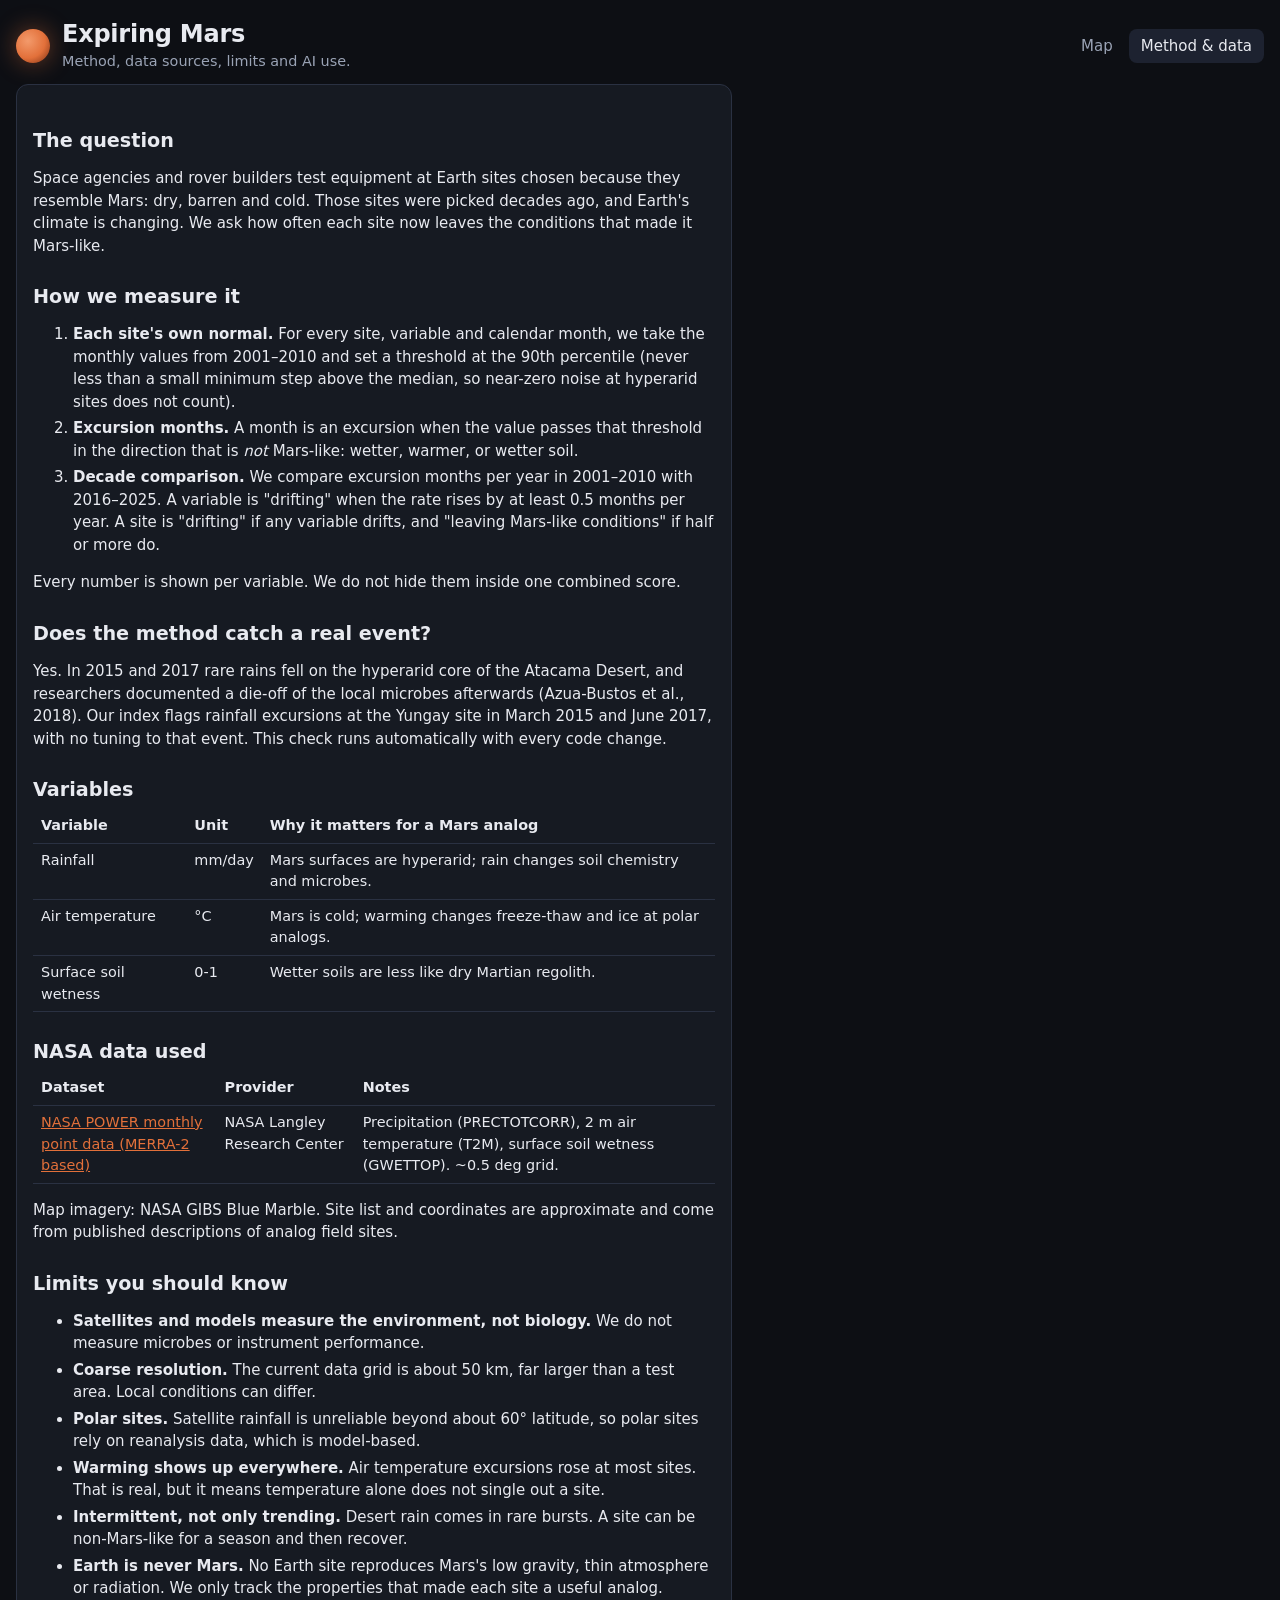
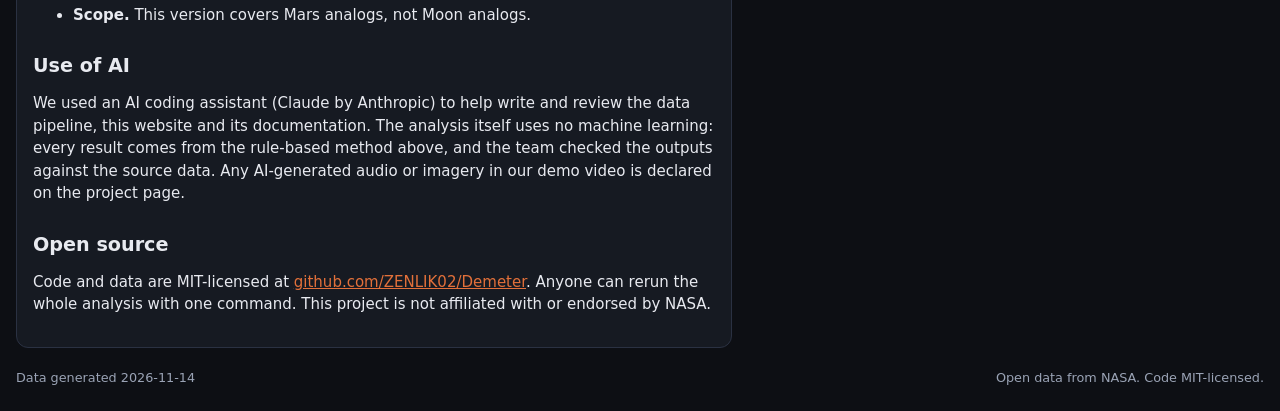
<file: docs/method.html>
<!doctype html>
<html lang="en">
<head>
  <meta charset="utf-8">
  <meta name="viewport" content="width=device-width, initial-scale=1">
  <title>Expiring Mars: Method &amp; data</title>
  <link rel="stylesheet" href="assets/css/app.css">
</head>
<body>
  <header class="topbar">
    <div class="brand">
      <span class="brand-mark" aria-hidden="true"></span>
      <div>
        <h1>Expiring Mars</h1>
        <p class="tagline">Method, data sources, limits and AI use.</p>
      </div>
    </div>
    <nav class="nav">
      <a href="index.html">Map</a>
      <a href="method.html" aria-current="page">Method &amp; data</a>
    </nav>
  </header>

  <main class="card prose">
    <h2>The question</h2>
    <p>Space agencies and rover builders test equipment at Earth sites chosen because they resemble Mars: dry, barren and cold. Those sites were picked decades ago, and Earth's climate is changing. We ask how often each site now leaves the conditions that made it Mars-like.</p>

    <h2>How we measure it</h2>
    <ol>
      <li><strong>Each site's own normal.</strong> For every site, variable and calendar month, we take the monthly values from <span data-fill="baseline">the baseline years</span> and set a threshold at the <span data-fill="quantile">90th</span> percentile (never less than a small minimum step above the median, so near-zero noise at hyperarid sites does not count).</li>
      <li><strong>Excursion months.</strong> A month is an excursion when the value passes that threshold in the direction that is <em>not</em> Mars-like: wetter, warmer, or wetter soil.</li>
      <li><strong>Decade comparison.</strong> We compare excursion months per year in <span data-fill="baseline">the baseline years</span> with <span data-fill="recent">the recent years</span>. A variable is "drifting" when the rate rises by at least <span data-fill="drift">0.5</span> months per year. A site is "drifting" if any variable drifts, and "leaving Mars-like conditions" if half or more do.</li>
    </ol>
    <p>Every number is shown per variable. We do not hide them inside one combined score.</p>

    <h2>Does the method catch a real event?</h2>
    <p>Yes. In 2015 and 2017 rare rains fell on the hyperarid core of the Atacama Desert, and researchers documented a die-off of the local microbes afterwards (Azua-Bustos et al., 2018). Our index flags rainfall excursions at the Yungay site in March 2015 and June 2017, with no tuning to that event. This check runs automatically with every code change.</p>

    <h2>Variables</h2>
    <table id="variables"><thead><tr><th>Variable</th><th>Unit</th><th>Why it matters for a Mars analog</th></tr></thead><tbody></tbody></table>

    <h2>NASA data used</h2>
    <table id="sources"><thead><tr><th>Dataset</th><th>Provider</th><th>Notes</th></tr></thead><tbody></tbody></table>
    <p>Map imagery: NASA GIBS Blue Marble. Site list and coordinates are approximate and come from published descriptions of analog field sites.</p>

    <h2>Limits you should know</h2>
    <ul>
      <li><strong>Satellites and models measure the environment, not biology.</strong> We do not measure microbes or instrument performance.</li>
      <li><strong>Coarse resolution.</strong> The current data grid is about 50 km, far larger than a test area. Local conditions can differ.</li>
      <li><strong>Polar sites.</strong> Satellite rainfall is unreliable beyond about 60° latitude, so polar sites rely on reanalysis data, which is model-based.</li>
      <li><strong>Warming shows up everywhere.</strong> Air temperature excursions rose at most sites. That is real, but it means temperature alone does not single out a site.</li>
      <li><strong>Intermittent, not only trending.</strong> Desert rain comes in rare bursts. A site can be non-Mars-like for a season and then recover.</li>
      <li><strong>Earth is never Mars.</strong> No Earth site reproduces Mars's low gravity, thin atmosphere or radiation. We only track the properties that made each site a useful analog.</li>
      <li><strong>Scope.</strong> This version covers Mars analogs, not Moon analogs.</li>
    </ul>

    <h2>Use of AI</h2>
    <p>We used an AI coding assistant (Claude by Anthropic) to help write and review the data pipeline, this website and its documentation. The analysis itself uses no machine learning: every result comes from the rule-based method above, and the team checked the outputs against the source data. Any AI-generated audio or imagery in our demo video is declared on the project page.</p>

    <h2>Open source</h2>
    <p>Code and data are MIT-licensed at <a href="https://github.com/ZENLIK02/Demeter">github.com/ZENLIK02/Demeter</a>. Anyone can rerun the whole analysis with one command. This project is not affiliated with or endorsed by NASA.</p>
  </main>

  <footer class="footer"><span id="generated"></span><span>Open data from NASA. Code MIT-licensed.</span></footer>

  <script type="module">
    import { loadSummary } from "./assets/js/data.js";
    import { escapeHtml } from "./assets/js/util.js";

    const s = await loadSummary();
    const m = s.method;
    const fill = {
      baseline: `${m.baseline[0]}–${m.baseline[1]}`,
      recent: `${m.recent[0]}–${m.recent[1]}`,
      quantile: `${Math.round(m.quantile * 100)}th`,
      drift: String(m.drift_change_months_per_year),
    };
    document.querySelectorAll("[data-fill]").forEach((el) => (el.textContent = fill[el.dataset.fill]));
    document.querySelector("#variables tbody").innerHTML = s.variables
      .map((v) => `<tr><td>${escapeHtml(v.label)}</td><td>${escapeHtml(v.unit)}</td><td>${escapeHtml(v.why)}</td></tr>`)
      .join("");
    document.querySelector("#sources tbody").innerHTML = (s.data_sources || [])
      .map((d) => `<tr><td>${d.url ? `<a href="${escapeHtml(d.url)}">${escapeHtml(d.name)}</a>` : escapeHtml(d.name)}</td><td>${escapeHtml(d.provider)}</td><td>${escapeHtml(d.notes || "")}</td></tr>`)
      .join("");
    document.getElementById("generated").textContent = `Data generated ${s.generated_at.slice(0, 10)}`;
  </script>
</body>
</html>
</file>
<file: docs/assets/css/app.css>
/* Expiring Mars - one stylesheet, tokens first. Components own their own section below. */
:root {
  --bg: #0d0f14;
  --surface: #161a22;
  --surface-2: #1d2230;
  --border: #2a3142;
  --text: #e8eaf0;
  --muted: #9aa3b5;
  --accent: #e2703a;          /* Mars rust */
  --accent-soft: rgba(226, 112, 58, 0.15);
  --stable: #3fb68b;
  --drifting: #e8b04a;
  --leaving: #e5534b;
  --no-data: #6b7385;
  --threshold: #8b93a7;
  --radius: 12px;
  --gap: 16px;
  --font: "Inter", system-ui, -apple-system, "Segoe UI", Roboto, sans-serif;
  color-scheme: dark;
}

* { box-sizing: border-box; }
html, body { margin: 0; }
body {
  background: var(--bg);
  color: var(--text);
  font: 15px/1.5 var(--font);
  padding: 0 16px 24px;
  max-width: 1400px;
  margin: 0 auto;
}
a { color: var(--accent); }
h1, h2, h3 { margin: 0; line-height: 1.2; }
.muted { color: var(--muted); }
.card { background: var(--surface); border: 1px solid var(--border); border-radius: var(--radius); padding: var(--gap); }
.card-head { display: flex; flex-wrap: wrap; gap: 8px 16px; align-items: baseline; justify-content: space-between; margin-bottom: 12px; }
.card-head h2 { font-size: 1.05rem; }
.card-head p { margin: 0; font-size: 0.85rem; }

/* --- top bar --------------------------------------------------------- */
.topbar { display: flex; flex-wrap: wrap; gap: 12px; justify-content: space-between; align-items: center; padding: 20px 0 12px; }
.brand { display: flex; gap: 12px; align-items: center; }
.brand-mark { width: 34px; height: 34px; border-radius: 50%; background: radial-gradient(circle at 35% 35%, #f39a6b, var(--accent) 55%, #7a2e12); box-shadow: 0 0 24px rgba(226,112,58,.45); flex: none; }
.brand h1 { font-size: 1.5rem; letter-spacing: -0.01em; }
.tagline { margin: 2px 0 0; color: var(--muted); font-size: 0.9rem; max-width: 60ch; }
.nav { display: flex; gap: 4px; }
.nav a { color: var(--muted); text-decoration: none; padding: 6px 12px; border-radius: 8px; }
.nav a[aria-current="page"], .nav a:hover { color: var(--text); background: var(--surface-2); }

/* --- headline -------------------------------------------------------- */
.headline { display: grid; grid-template-columns: repeat(auto-fit, minmax(180px, 1fr)); gap: var(--gap); margin-bottom: var(--gap); }
.stat { background: var(--surface); border: 1px solid var(--border); border-radius: var(--radius); padding: 14px 16px; }
.stat .value { font-size: 2rem; font-weight: 700; letter-spacing: -0.02em; }
.stat .label { color: var(--muted); font-size: 0.85rem; }
.stat.primary { border-color: var(--accent); background: linear-gradient(135deg, var(--accent-soft), var(--surface) 70%); }

/* --- layout ---------------------------------------------------------- */
.layout { display: grid; grid-template-columns: minmax(0, 1.5fr) minmax(0, 1fr); gap: var(--gap); margin-bottom: var(--gap); }
@media (max-width: 900px) { .layout { grid-template-columns: 1fr; } }

/* --- map ------------------------------------------------------------- */
.map { height: 460px; border-radius: 8px; background: #0a0c10; }
@media (max-width: 600px) { .map { height: 320px; } }
.legend { display: flex; flex-wrap: wrap; gap: 14px; margin-top: 10px; font-size: 0.85rem; color: var(--muted); }
.legend i { display: inline-block; width: 11px; height: 11px; border-radius: 50%; margin-right: 6px; vertical-align: -1px; }
.leaflet-container { font: inherit; }
.leaflet-tooltip { background: var(--surface-2); color: var(--text); border: 1px solid var(--border); }
.leaflet-tooltip-top:before { border-top-color: var(--border); }

/* --- year slider ---------------------------------------------------- */
.year-slider { display: flex; align-items: center; gap: 10px; margin-top: 10px; font-size: 0.85rem; color: var(--muted); }
.year-slider input { flex: 1; accent-color: var(--accent); }
.year-slider output { min-width: 5.5em; color: var(--text); font-weight: 600; text-align: right; }

/* --- toggle ---------------------------------------------------------- */
.toggle { display: flex; flex-wrap: wrap; gap: 4px; }
.toggle button { background: var(--surface-2); color: var(--muted); border: 1px solid var(--border); border-radius: 999px; padding: 4px 12px; font: inherit; font-size: 0.82rem; cursor: pointer; }
.toggle button[aria-pressed="true"] { background: var(--accent-soft); color: var(--text); border-color: var(--accent); }

/* --- panel ----------------------------------------------------------- */
.panel { min-height: 300px; overflow: hidden; }
.panel .empty { color: var(--muted); display: grid; place-items: center; height: 100%; min-height: 260px; text-align: center; }
.panel h2 { font-size: 1.25rem; }
.panel .sub { color: var(--muted); font-size: 0.85rem; margin: 2px 0 10px; }
.badge { display: inline-block; padding: 2px 10px; border-radius: 999px; font-size: 0.78rem; font-weight: 600; }
.badge.stable { background: rgba(63,182,139,.15); color: var(--stable); }
.badge.drifting { background: rgba(232,176,74,.15); color: var(--drifting); }
.badge.leaving { background: rgba(229,83,75,.15); color: var(--leaving); }
.badge.no_data { background: rgba(107,115,133,.2); color: var(--muted); }
.verdict { margin: 10px 0 12px; }
.event { border-left: 3px solid var(--accent); background: var(--accent-soft); padding: 8px 10px; border-radius: 6px; font-size: 0.85rem; margin-bottom: 12px; }
.metrics { width: 100%; border-collapse: collapse; font-size: 0.85rem; margin-bottom: 12px; }
.metrics th, .metrics td { padding: 5px 6px; border-bottom: 1px solid var(--border); text-align: right; }
.metrics th:first-child, .metrics td:first-child { text-align: left; }
.metrics th { color: var(--muted); font-weight: 500; }
.up { color: var(--leaving); }
.down { color: var(--stable); }
.chart-block { margin-top: 12px; }
.chart-block h3 { font-size: 0.9rem; margin-bottom: 4px; }
.chart-block .note { font-size: 0.78rem; color: var(--muted); }
.chart-box { position: relative; height: 170px; }

/* --- ranking --------------------------------------------------------- */
.table-wrap { overflow-x: auto; }
.ranking { width: 100%; border-collapse: collapse; font-size: 0.88rem; }
.ranking th, .ranking td { padding: 8px 10px; border-bottom: 1px solid var(--border); text-align: right; white-space: nowrap; }
.ranking th:nth-child(-n+2), .ranking td:nth-child(-n+2) { text-align: left; }
.ranking th { color: var(--muted); font-weight: 500; }
.ranking tbody tr { cursor: pointer; }
.ranking tbody tr:hover, .ranking tbody tr[aria-selected="true"] { background: var(--surface-2); }

.footer { display: flex; flex-wrap: wrap; justify-content: space-between; gap: 8px; color: var(--muted); font-size: 0.8rem; padding-top: 20px; }

/* --- method page ----------------------------------------------------- */
.prose { max-width: 75ch; }
.prose h2 { margin: 28px 0 8px; font-size: 1.2rem; }
.prose li { margin: 4px 0; }
.prose code { background: var(--surface-2); padding: 1px 5px; border-radius: 4px; }
.prose table { border-collapse: collapse; width: 100%; font-size: 0.9rem; }
.prose th, .prose td { border-bottom: 1px solid var(--border); padding: 6px 8px; text-align: left; vertical-align: top; }
</file>
